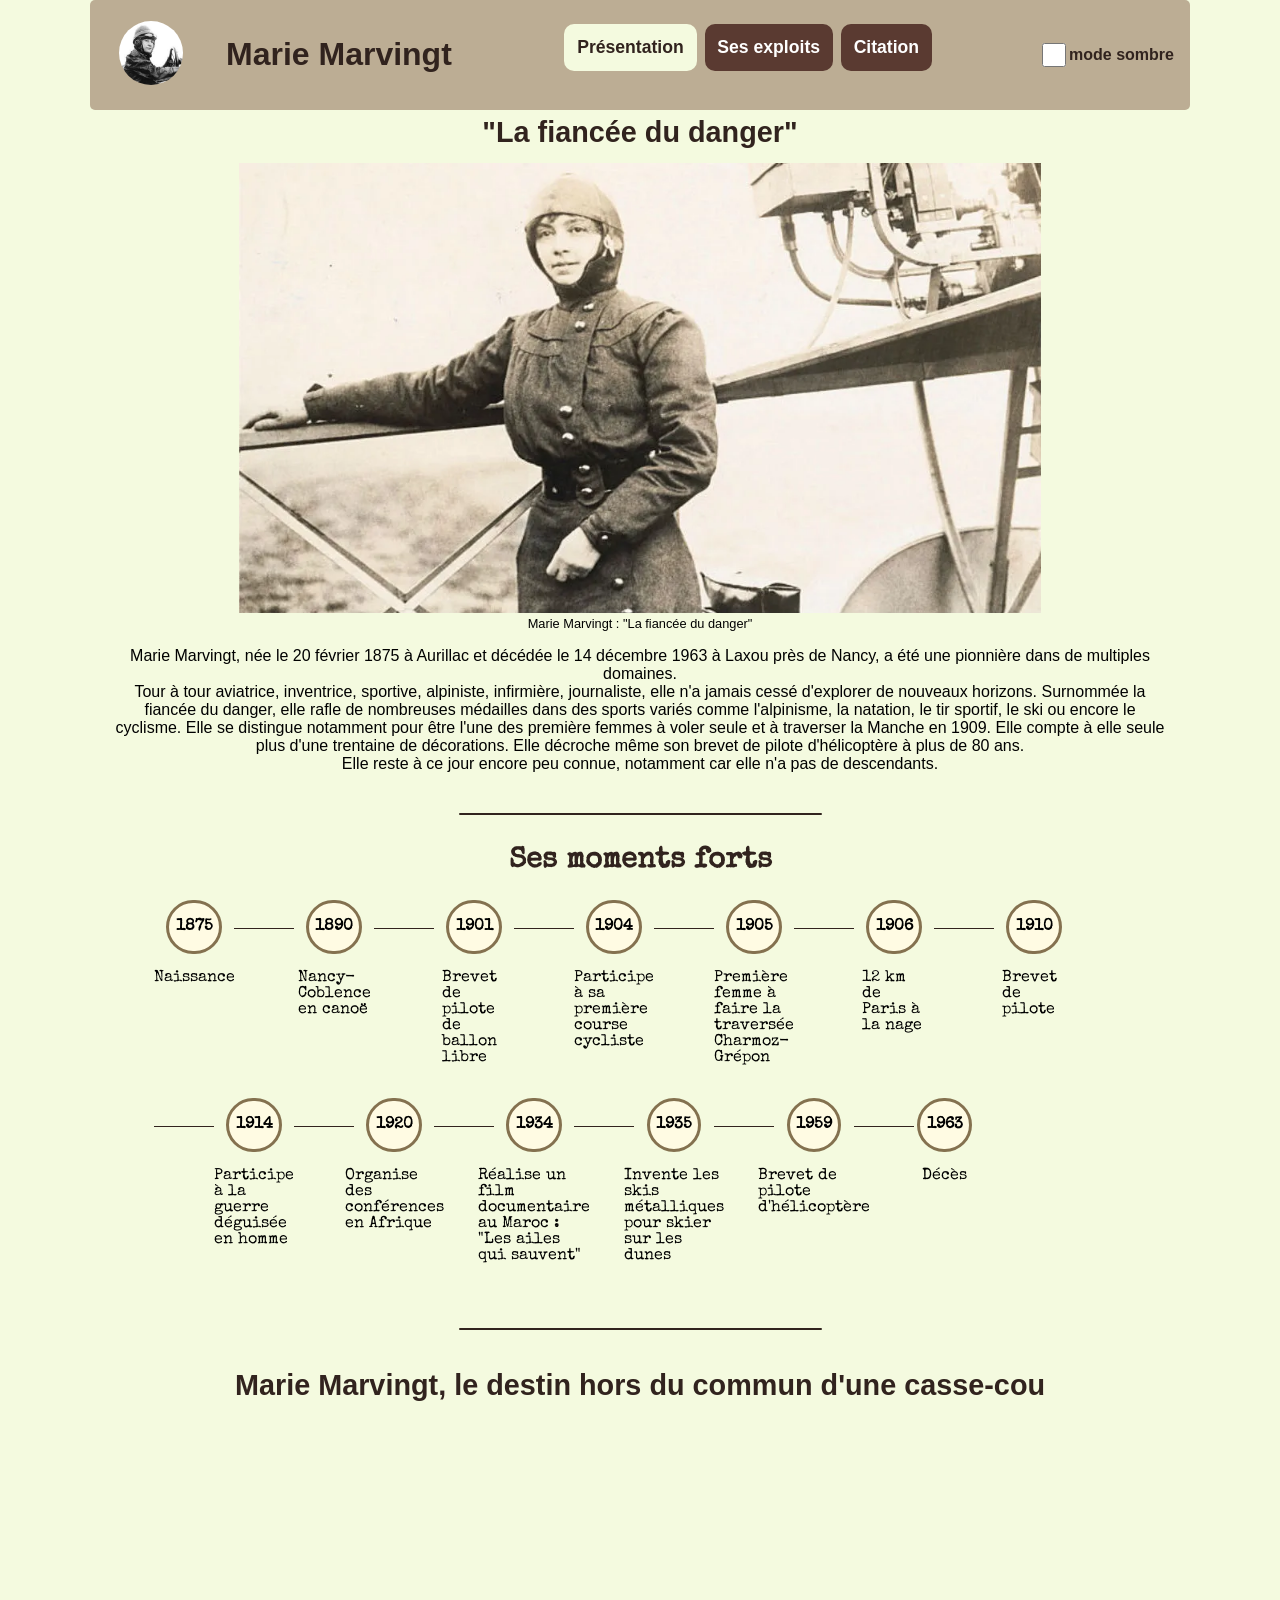
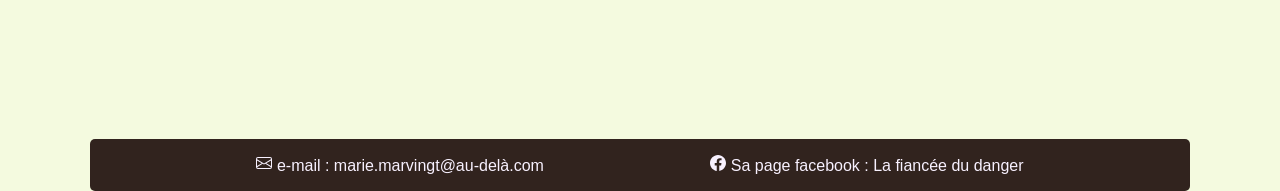
<file: index.html>
<!doctype html>
<html lang="fr">
  <head>
    <meta charset="UTF-8" />
    <meta name="viewport" content="width=device-width, initial-scale=1.0" />
    <link rel="stylesheet" href="style.css" />
    <style>
      @import url("https://fonts.googleapis.com/css2?family=Special+Elite&family=Story+Script&display=swap");
    </style>
    <title>Adapage - Marie Marvingt</title>
  </head>

  <body>
    <header>
      <div class="conteneur-entete">
        <span>
          <img
            src="images\portrait_pilote_marie_marvingt.jpg"
            alt="portrait de Marie Marvingt"
            class="portrait"
          />
        </span>
        <h1>Marie Marvingt</h1>
      </div>
      <nav>
        <ul class="conteneur-menu">
          <li class="btn-menu current">
            <a href="index.html" aria-current="page">Présentation</a>
          </li>
          <li class="btn-menu">
            <a href="cartes.html">Ses exploits</a>
          </li>
          <li class="btn-menu"><a href="citation.html">Citation</a></li>
        </ul>
      </nav>
      <span class="case-mode">
        <input type="checkbox" name="mode" id="mode_sombre" />
        <label for="mode_sombre">mode sombre</label>
      </span>
    </header>

    <main>
      <section id="presentation">
        <h2>"La fiancée du danger"</h2>
        <article class="presentation-article">
          <figure>
            <img
              src="images\présentation_marie_marvingt.webp"
              alt="Marie Marvingt devant son avion : l'Antoinette"
            />
            <figcaption>Marie Marvingt : "La fiancée du danger"</figcaption>
          </figure>
          <p>
            Marie Marvingt, née le 20 février 1875 à Aurillac et décédée le 14
            décembre 1963 à Laxou près de Nancy, a été une pionnière dans de
            multiples domaines.
            <br />
            Tour à tour aviatrice, inventrice, sportive, alpiniste, infirmière,
            journaliste, elle n'a jamais cessé d'explorer de nouveaux horizons.
            Surnommée la fiancée du danger, elle rafle de nombreuses médailles
            dans des sports variés comme l'alpinisme, la natation, le tir
            sportif, le ski ou encore le cyclisme. Elle se distingue notamment
            pour être l'une des première femmes à voler seule et à traverser la
            Manche en 1909. Elle compte à elle seule plus d'une trentaine de
            décorations. Elle décroche même son brevet de pilote d'hélicoptère à
            plus de 80 ans.
            <br />
            Elle reste à ce jour encore peu connue, notamment car elle n'a pas
            de descendants.
          </p>
        </article>
      </section>
      <div class="separateur"></div>
      <section id="frise">
        <h2 class="titre-frise">Ses moments forts</h2>
        <div class="frise">
          <div class="elements-frise">
            <h3 class="date">1875</h3>
            <p class="evenement">Naissance</p>
          </div>
          <span class="lien-frise"></span>
          <div class="elements-frise">
            <h3 class="date">1890</h3>
            <p class="evenement">Nancy-Coblence en canoë</p>
          </div>
          <span class="lien-frise"></span>
          <div class="elements-frise">
            <h3 class="date">1901</h3>
            <p class="evenement">Brevet de pilote de ballon libre</p>
          </div>
          <span class="lien-frise"></span>
          <div class="elements-frise">
            <h3 class="date">1904</h3>
            <p class="evenement">Participe à sa première course cycliste</p>
          </div>
          <span class="lien-frise"></span>
          <div class="elements-frise">
            <h3 class="date">1905</h3>
            <p class="evenement">
              Première femme à faire la traversée Charmoz-Grépon
            </p>
          </div>
          <span class="lien-frise"></span>
          <div class="elements-frise">
            <h3 class="date">1906</h3>
            <p class="evenement">12 km de Paris à la nage</p>
          </div>
          <span class="lien-frise"></span>
          <div class="elements-frise">
            <h3 class="date">1910</h3>
            <p class="evenement">Brevet de pilote</p>
          </div>
          <span class="lien-frise"></span>
          <div class="elements-frise">
            <h3 class="date">1914</h3>
            <p class="evenement">Participe à la guerre déguisée en homme</p>
          </div>
          <span class="lien-frise"></span>
          <div class="elements-frise">
            <h3 class="date">1920</h3>
            <p class="evenement">Organise des conférences en Afrique</p>
          </div>
          <span class="lien-frise"></span>
          <div class="elements-frise">
            <h3 class="date">1934</h3>
            <p class="evenement">
              Réalise un film documentaire au Maroc : "Les ailes qui sauvent"
            </p>
          </div>
          <span class="lien-frise"></span>
          <div class="elements-frise">
            <h3 class="date">1935</h3>
            <p class="evenement">
              Invente les skis métalliques pour skier sur les dunes
            </p>
          </div>
          <span class="lien-frise"></span>
          <div class="elements-frise">
            <h3 class="date">1959</h3>
            <p class="evenement">Brevet de pilote d'hélicoptère</p>
          </div>
          <span class="lien-frise"></span>
          <div class="elements-frise">
            <h3 class="date">1963</h3>
            <p class="evenement">Décès</p>
          </div>
        </div>
      </section>
      <div class="separateur"></div>
      <section class="video">
        <h2>Marie Marvingt, le destin hors du commun d'une casse-cou</h2>
        <iframe
          src="//embed.francetv.fr/bf86da1c5c417bb37e5f67caf3d2e506"
          title="Marie Marvingt, le destin hors du commun d'une casse-cou"
          frameborder="0"
          scrolling="no"
          allowfullscreen
        ></iframe>
      </section>
    </main>

    <footer>
      <p>
        <span aria-hidden="true">
          <svg
            xmlns="http://www.w3.org/2000/svg"
            width="16"
            height="16"
            fill="currentColor"
            class="bi bi-envelope"
            viewBox="0 0 16 16"
          >
            <path
              d="M0 4a2 2 0 0 1 2-2h12a2 2 0 0 1 2 2v8a2 2 0 0 1-2 2H2a2 2 0 0 1-2-2zm2-1a1 1 0 0 0-1 1v.217l7 4.2 7-4.2V4a1 1 0 0 0-1-1zm13 2.383-4.708 2.825L15 11.105zm-.034 6.876-5.64-3.471L8 9.583l-1.326-.795-5.64 3.47A1 1 0 0 0 2 13h12a1 1 0 0 0 .966-.741M1 11.105l4.708-2.897L1 5.383z"
            />
          </svg>
        </span>
        e-mail : marie.marvingt@au-delà.com
      </p>
      <p>
        <span aria-hidden="true">
          <svg
            xmlns="http://www.w3.org/2000/svg"
            width="16"
            height="16"
            fill="currentColor"
            class="bi bi-facebook"
            viewBox="0 0 16 16"
          >
            <path
              d="M16 8.049c0-4.446-3.582-8.05-8-8.05C3.58 0-.002 3.603-.002 8.05c0 4.017 2.926 7.347 6.75 7.951v-5.625h-2.03V8.05H6.75V6.275c0-2.017 1.195-3.131 3.022-3.131.876 0 1.791.157 1.791.157v1.98h-1.009c-.993 0-1.303.621-1.303 1.258v1.51h2.218l-.354 2.326H9.25V16c3.824-.604 6.75-3.934 6.75-7.951"
            />
          </svg>
        </span>
        <a
          class="lien-facebook"
          href="http://facebook-la-fiancée-du-danger"
          target="_blank"
        >
          Sa page facebook : La fiancée du danger</a
        >
      </p>
    </footer>
  </body>
</html>
</file>
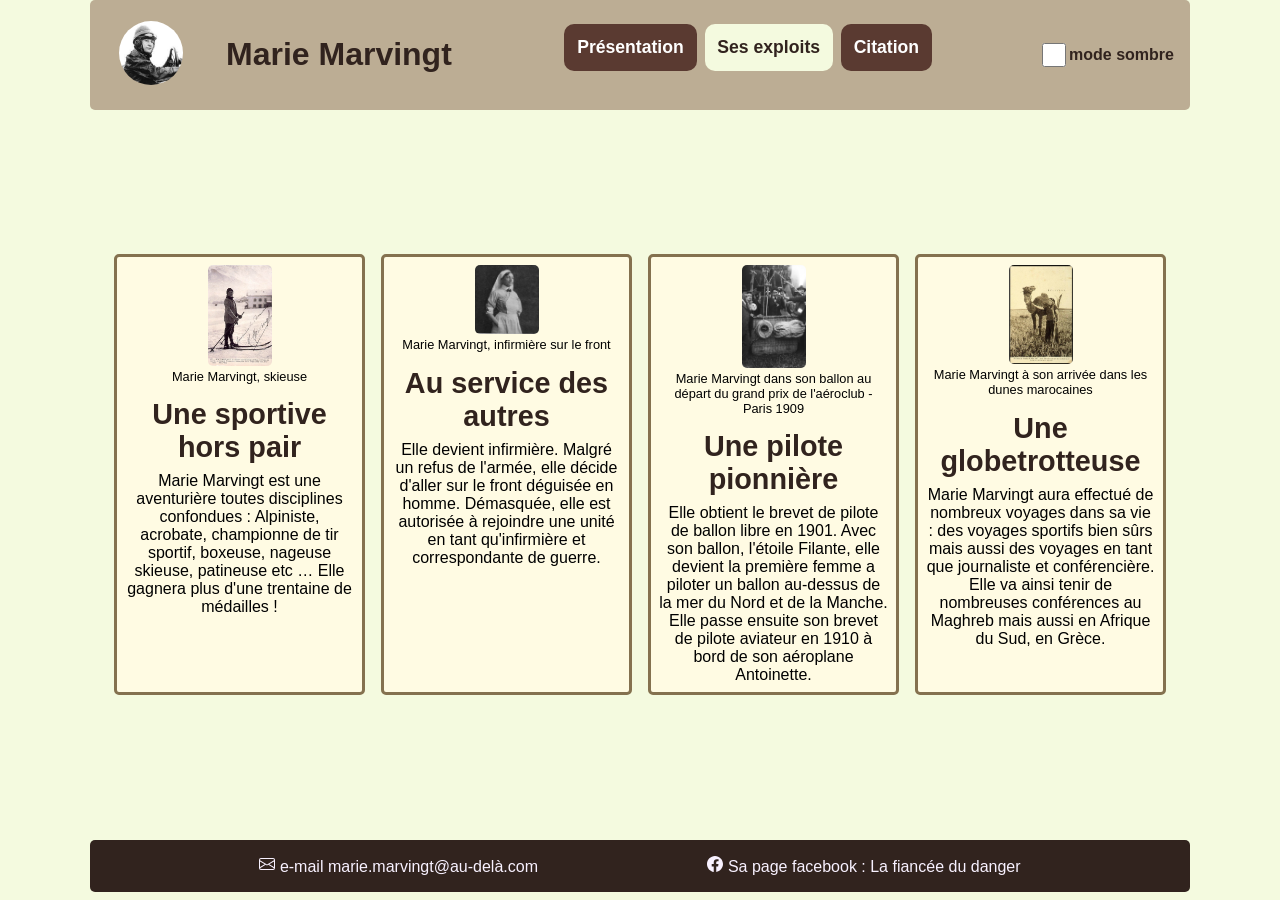
<file: cartes.html>
<!doctype html>
<html lang="fr">
  <head>
    <meta charset="UTF-8" />
    <meta name="viewport" content="width=device-width, initial-scale=1.0" />
    <link rel="stylesheet" href="style.css" />
    <title>Adapage - Marie Marvingt</title>
  </head>

  <body>
    <header>
      <div class="conteneur-entete">
        <span>
          <img
            src="images\portrait_pilote_marie_marvingt.jpg"
            alt="portrait de Marie Marvingt"
            class="portrait"
          />
        </span>
        <h1>Marie Marvingt</h1>
      </div>
      <nav>
        <ul class="conteneur-menu">
          <li class="btn-menu">
            <a href="index.html">Présentation</a>
          </li>
          <li class="btn-menu current">
            <a href="cartes.html" aria-current="page">Ses exploits</a>
          </li>
          <li class="btn-menu"><a href="citation.html">Citation</a></li>
        </ul>
      </nav>
      <span class="case-mode">
        <input type="checkbox" name="mode" id="mode_sombre" />
        <label for="mode_sombre">mode sombre</label>
      </span>
    </header>

    <main class="conteneur-main">
      <section id="cartes">
        <article class="carte">
          <figure>
            <img src="images\ski_marie_marvingt.jpg" alt="" />
            <figcaption>Marie Marvingt, skieuse</figcaption>
          </figure>
          <div>
            <h2 class="titre-carte">Une sportive hors pair</h2>
            <p>
              Marie Marvingt est une aventurière toutes disciplines confondues :
              Alpiniste, acrobate, championne de tir sportif, boxeuse, nageuse
              skieuse, patineuse etc … Elle gagnera plus d'une trentaine de
              médailles !
            </p>
          </div>
        </article>

        <article class="carte">
          <figure>
            <img src="images\infirmière_marie_marvingt.jpg" alt="" />
            <figcaption>Marie Marvingt, infirmière sur le front</figcaption>
          </figure>
          <div>
            <h2 class="titre-carte">Au service des autres</h2>
            <p>
              Elle devient infirmière. Malgré un refus de l'armée, elle décide
              d'aller sur le front déguisée en homme. Démasquée, elle est
              autorisée à rejoindre une unité en tant qu'infirmière et
              correspondante de guerre.
            </p>
          </div>
        </article>

        <article class="carte">
          <figure>
            <img src="images\ballon_marie_marvingt.jpg" alt="" />
            <figcaption>
              Marie Marvingt dans son ballon au départ du grand prix de
              l'aéroclub - Paris 1909
            </figcaption>
          </figure>
          <div>
            <h2 class="titre-carte">Une pilote pionnière</h2>
            <p>
              Elle obtient le brevet de pilote de ballon libre en 1901. Avec son
              ballon, l'étoile Filante, elle devient la première femme a piloter
              un ballon au-dessus de la mer du Nord et de la Manche. Elle passe
              ensuite son brevet de pilote aviateur en 1910 à bord de son
              aéroplane Antoinette.
            </p>
          </div>
        </article>

        <article class="carte">
          <figure>
            <img src="images\dunes_marocaines_marie_marvingt.jpg" alt="" />

            <figcaption>
              Marie Marvingt à son arrivée dans les dunes marocaines
            </figcaption>
          </figure>
          <div>
            <h2 class="titre-carte">Une globetrotteuse</h2>
            <p>
              Marie Marvingt aura effectué de nombreux voyages dans sa vie : des
              voyages sportifs bien sûrs mais aussi des voyages en tant que
              journaliste et conférencière. Elle va ainsi tenir de nombreuses
              conférences au Maghreb mais aussi en Afrique du Sud, en Grèce.
            </p>
          </div>
        </article>
      </section>
    </main>

    <footer>
      <p>
        <span aria-hidden="true">
          <svg
            xmlns="http://www.w3.org/2000/svg"
            width="16"
            height="16"
            fill="currentColor"
            class="bi bi-envelope"
            viewBox="0 0 16 16"
          >
            <path
              d="M0 4a2 2 0 0 1 2-2h12a2 2 0 0 1 2 2v8a2 2 0 0 1-2 2H2a2 2 0 0 1-2-2zm2-1a1 1 0 0 0-1 1v.217l7 4.2 7-4.2V4a1 1 0 0 0-1-1zm13 2.383-4.708 2.825L15 11.105zm-.034 6.876-5.64-3.471L8 9.583l-1.326-.795-5.64 3.47A1 1 0 0 0 2 13h12a1 1 0 0 0 .966-.741M1 11.105l4.708-2.897L1 5.383z"
            />
          </svg>
        </span>
        e-mail marie.marvingt@au-delà.com
      </p>
      <p>
        <span aria-hidden="true">
          <svg
            xmlns="http://www.w3.org/2000/svg"
            width="16"
            height="16"
            fill="currentColor"
            class="bi bi-facebook"
            viewBox="0 0 16 16"
          >
            <path
              d="M16 8.049c0-4.446-3.582-8.05-8-8.05C3.58 0-.002 3.603-.002 8.05c0 4.017 2.926 7.347 6.75 7.951v-5.625h-2.03V8.05H6.75V6.275c0-2.017 1.195-3.131 3.022-3.131.876 0 1.791.157 1.791.157v1.98h-1.009c-.993 0-1.303.621-1.303 1.258v1.51h2.218l-.354 2.326H9.25V16c3.824-.604 6.75-3.934 6.75-7.951"
            />
          </svg>
        </span>
        <a
          class="lien-facebook"
          href="http://facebook-la-fiancée-du-danger"
          target="_blank"
        >
          Sa page facebook : La fiancée du danger</a
        >
      </p>
    </footer>
  </body>
</html>
</file>
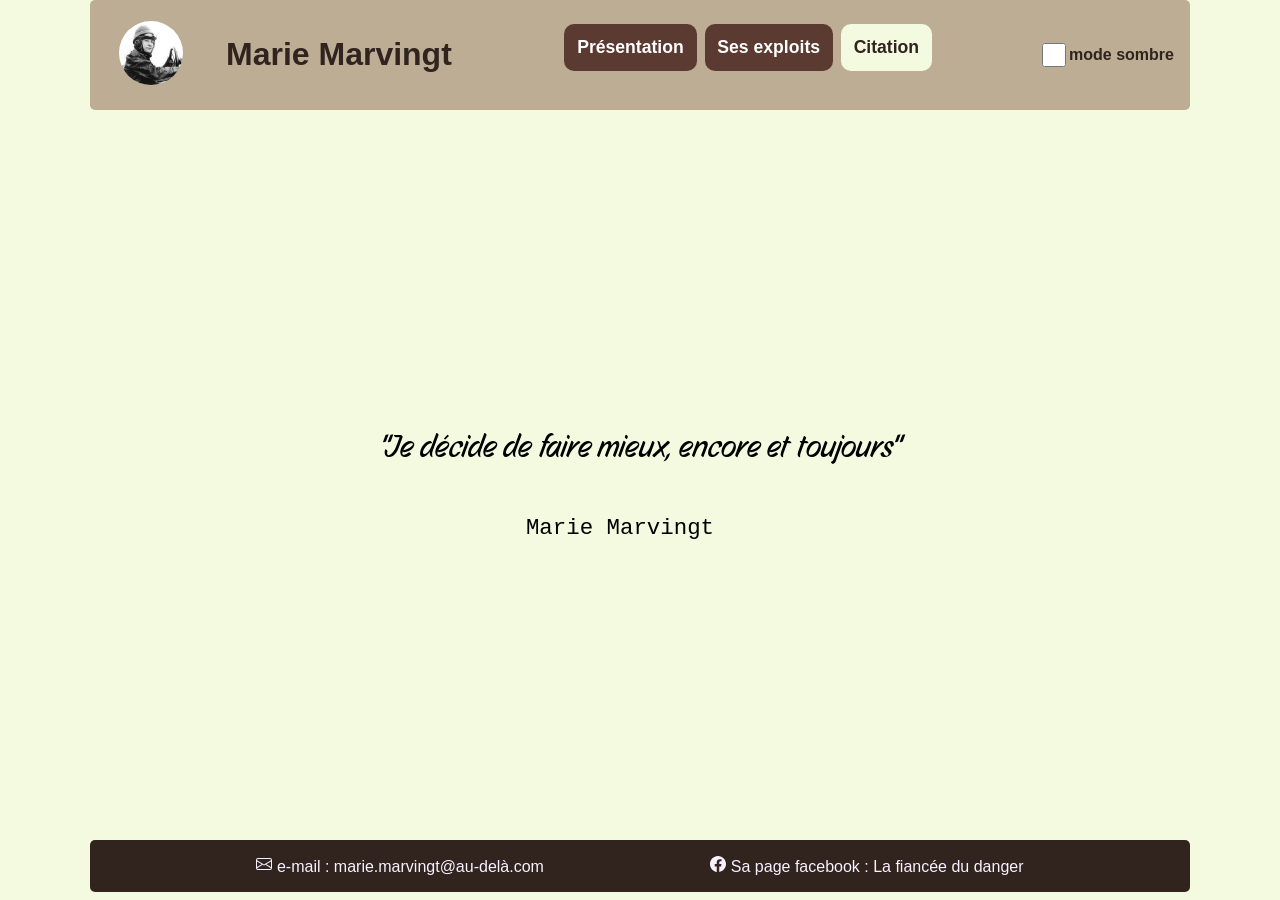
<file: citation.html>
<!doctype html>
<html lang="fr">
  <head>
    <meta charset="UTF-8" />
    <meta name="viewport" content="width=device-width, initial-scale=1.0" />
    <link rel="stylesheet" href="style.css" />
    <link rel="preconnect" href="https://fonts.googleapis.com" />
    <link rel="preconnect" href="https://fonts.gstatic.com" crossorigin />
    <link
      href="https://fonts.googleapis.com/css2?family=Story+Script&display=swap"
      rel="stylesheet"
    />
    <title>Adapage - Marie Marvingt</title>
  </head>

  <body>
    <header>
      <div class="conteneur-entete">
        <span>
          <img
            src="images\portrait_pilote_marie_marvingt.jpg"
            alt="portrait de Marie Marvingt"
            class="portrait"
          />
        </span>
        <h1>Marie Marvingt</h1>
      </div>
      <nav>
        <ul class="conteneur-menu">
          <li class="btn-menu">
            <a href="index.html">Présentation</a>
          </li>
          <li class="btn-menu">
            <a href="cartes.html">Ses exploits</a>
          </li>
          <li class="btn-menu current">
            <a href="citation.html" aria-current="page">Citation</a>
          </li>
        </ul>
      </nav>
      <span class="case-mode">
        <input type="checkbox" name="mode" id="mode_sombre" />
        <label for="mode_sombre">mode sombre</label>
      </span>
    </header>

    <main class="conteneur-main">
      <blockquote class="citation">
        <p>"Je décide de faire mieux, encore et toujours"</p>
      </blockquote>
      <p class="auteur">Marie Marvingt</p>
    </main>

    <footer>
      <p>
        <span aria-hidden="true">
          <svg
            xmlns="http://www.w3.org/2000/svg"
            width="16"
            height="16"
            fill="currentColor"
            class="bi bi-envelope"
            viewBox="0 0 16 16"
          >
            <path
              d="M0 4a2 2 0 0 1 2-2h12a2 2 0 0 1 2 2v8a2 2 0 0 1-2 2H2a2 2 0 0 1-2-2zm2-1a1 1 0 0 0-1 1v.217l7 4.2 7-4.2V4a1 1 0 0 0-1-1zm13 2.383-4.708 2.825L15 11.105zm-.034 6.876-5.64-3.471L8 9.583l-1.326-.795-5.64 3.47A1 1 0 0 0 2 13h12a1 1 0 0 0 .966-.741M1 11.105l4.708-2.897L1 5.383z"
            />
          </svg>
        </span>
        e-mail : marie.marvingt@au-delà.com
      </p>
      <p>
        <span aria-hidden="true">
          <svg
            xmlns="http://www.w3.org/2000/svg"
            width="16"
            height="16"
            fill="currentColor"
            class="bi bi-facebook"
            viewBox="0 0 16 16"
          >
            <path
              d="M16 8.049c0-4.446-3.582-8.05-8-8.05C3.58 0-.002 3.603-.002 8.05c0 4.017 2.926 7.347 6.75 7.951v-5.625h-2.03V8.05H6.75V6.275c0-2.017 1.195-3.131 3.022-3.131.876 0 1.791.157 1.791.157v1.98h-1.009c-.993 0-1.303.621-1.303 1.258v1.51h2.218l-.354 2.326H9.25V16c3.824-.604 6.75-3.934 6.75-7.951"
            />
          </svg>
        </span>
        <a
          class="lien-facebook"
          href="http://facebook-la-fiancée-du-danger"
          target="_blankn"
        >
          Sa page facebook : La fiancée du danger</a
        >
      </p>
    </footer>
  </body>
</html>
</file>
<file: style.css>
/* === style général ===*/
* {
    box-sizing: border-box;
}

/* police citation */
.story-script-regular {
  font-family: "Story Script", sans-serif;
  font-weight: 400;
  font-style: normal;
}

/* police frise */
.special-elite-regular {
  font-family: "Special Elite", system-ui;
  font-weight: 400;
  font-style: normal;
}


body{
    font-family:sans-serif;
    background-color:#F4FADF;
    min-height: 100vh; /*permet de régler l'affichage du body sur toute la hauteur de la fenêtre*/
    margin: 0;
    font-size: 1rem;
}

/*.conteneur-citation{ 
    min-height: calc(100vh - 27rem);
}*/

section{
    margin: 0 1rem;
}

/* === Taille des différents textes (titres et paragraphes) ===*/
h1{
    margin: 0;
    font-size: 2rem;
}

h2{
    font-size: 1.8rem;
}

h3{
    font-size: 1rem;
}

h1, h2{
    color: #31231E;
    margin: 0.4rem;
    text-align: center;
}

img{
    max-width: 100%;
    height: auto;
    object-fit: contain;
}

section{
    margin-left: 1rem;
    margin-right: 1rem;
}

p{
    margin: 0.5rem;
}

/* ==== styles et disposition entête (titre + navbar) === */

header{
    display: flex;
    justify-content: space-around;
    flex-direction: column;
    background-color:#bcad94;
    border-radius: 5px;
    padding: 0.5rem 1rem;
}
.conteneur-entete{
    display: flex;
    align-items: center;
    gap: 1.5rem;
    justify-content: center;
}

.conteneur-menu{
    display: flex;
    flex-direction: column;
    justify-content: stretch;
    gap: 0.5rem;
}


ul{
    list-style: none;
    margin: 1rem 0;
    padding: 0;
    font-size: 1.1rem;
}

.portrait{
    border-radius: 75px;
    height: 4em;
    margin: 0.8rem;
}

#mode_sombre{
    height: 1.5rem;
    width: 1.5rem;
    accent-color: #5A3A31;
}

.case-mode{
    display: flex;
    justify-content: center;
    align-items: center;
    font-weight: bold;
    color:#E3D888;
    background-color: none;
}

.case-mode label{
    color:#31231E;
}


/* === style des boutons du menu === */

.btn-menu{
    border-radius: 10px;
    padding: 0.8rem;
    background-color: #5A3A31;
    color:white;
    font-weight: bold;
    margin: auto;
    width: 75%;
    text-align: center;
}
/* Permet de mettre en couleur l'onglet du menu sur lequel on est actuellement*/
.current{
    background-color: #F4FADF;
    color: #31231E;
    font-weight: bold;
}

a{
    all: unset; /*enlève les réglages par défaut du a*/
    cursor: pointer; /*remet le pointeur car enlevé ligne juste au dessus*/
}

/* === accessibilité : navigation au clavier === */

a:focus-visible{
    outline: 3px solid black;
    outline-offset: 0.5rem;
    border-radius: 3px;
} 

.lien-facebook:focus-visible{
    outline: solid 3px #E3D888;
}

/* === Article de présentation === */
.presentation-article{
    display: flex;
    flex-direction: column;
    justify-content: center;
    text-align: center;
}

.presentation-article img{
    max-height: 50vh;
}

/* === style et disposition frise chronologique === */
.separateur{
    width: 33%;
    height: 2px;
    background-color: #31231E;
    border-radius: 10px;

    margin: 2rem auto;
}
.titre-frise{
    text-align: center;
    font-family: "Special Elite", system-ui;
    margin-bottom: 1.5rem;
}

.frise{
    display: flex;
    flex-direction: column;
    align-items: flex-start;
    margin-left: 3rem ;
    font-family: "Special Elite", system-ui;
}

.elements-frise{
    display: flex;
    flex-direction: row;
    gap: 1rem;
    align-items: center;
}

.lien-frise{
    background-color: #31231E;
    height: 50px;
    width: 0.5px;
    margin-left: 1.7rem;
}

.date{
    border: solid ;
    border-color: #84714F;
    border-radius: 75px;
    padding: 1rem 0.4rem;
    font-size: 1rem;
    margin: 0;
    background-color: #FFFBE3;
    
}

.evenement{
    max-height: min-content;
    margin-top: 0;
}

/* === vidéo === */
.video{
    margin: 1rem auto;
    display: flex;
    flex-direction: column;
    justify-content: center;
    align-items: center;
}

.video iframe{
    width: 375px;
    height: 211px;
}

/* === style des cartes et disposition === */

#cartes{
    display: flex;
    align-items: center;
    gap: 1rem;
    flex-direction: column;
}

.carte{
    display: flex;
    border: solid;
    border-color: #84714F;
    border-radius: 5px;
    align-items: flex-start;
    background-color: #FFFBE3;
}

.carte img{
    max-width: 5em;
    min-height: 5em;
    border-radius: 5px;
}

#cartes:first-child {
    margin-top: 1rem;
}

figure{
    font-size: 0.8rem;
    margin: 0.5rem;
}

/*  === styles page citation === */
.conteneur-main{
    display: flex;
    flex-direction: column;
    justify-content: center;
    align-items: center;
}
.citation{
    font-size: 2rem;
    font-family: "Story Script", sans-serif;
    font-weight: 400;
    text-align: center;
    min-height: max-content;
}
.auteur{
    margin-right: 3rem;
    text-align:right;
    font-family: 'Courier New', Courier, monospace;
    font-size: 1.4rem;
}

/* === styles et disposition du footer === */
footer{
    display: flex;
    flex-direction: column;
    align-items: center;
    margin-top: 1rem;
    margin-left: 0;
    margin-right: 0;
    padding: 0.5rem;
    background-color:#31231E;
    color: #F8F1FF;
    border-radius: 5px;
}

/* === Mode sombre === */
body:has(#mode_sombre:checked){
    background-color: #31231E;
    color:#F4FADF;
}

body:has(#mode_sombre:checked) footer{
    border: solid #E3D888;
}
header:has(#mode_sombre:checked) +main h2{
    color:#F4FADF;
}
header:has(#mode_sombre:checked)+ main .separateur{
    background-color: #F4FADF;
}

header:has(#mode_sombre:checked)+main .date{
    color:#F4FADF;
    background-color: #31231E;
    border-color: #E3D888;
}

header:has(#mode_sombre:checked)+main .lien-frise{
background-color: #E3D888;
}

header:has(#mode_sombre:checked)+main .carte{
    background-color: #31231E;
    border-color: #E3D888;
}

header:has(#mode_sombre:checked){
    background-color: #31231E;
    border: solid #E3D888;
}

header:has(#mode_sombre:checked) h1{
    color:#F4FADF;
}

header:has(#mode_sombre:checked) .btn-menu{
    background-color:#F4FADF;
    color:#31231E;
}

header:has(#mode_sombre:checked) .current{
    text-decoration: underline;
}







/* === adaptation écran moyen style tablette === */
@media screen and (min-width: 768px) {
    header {
        flex-direction: row;
        justify-content:space-between;
    }

    .conteneur-main{
        min-height: calc(100vh - 11.6rem);
        margin: auto 0;
    }

    .conteneur-menu{
        flex-direction: row;
        justify-content: stretch;
    }
    
    .btn-menu{
        min-width: max-content;
    }
    #cartes {
        flex-direction: row;
        flex-wrap: wrap;
        align-items: stretch;
    }

    .carte{
        width: calc((100% - 1rem) / 2);    
    }

    footer {
        flex-direction: row;
        justify-content: space-evenly;
    }

     .frise{
        flex-direction: row;
        flex-wrap: wrap;
        margin: auto 3rem;
    }
    .elements-frise{
        flex-direction: column;
        max-width: 80px;
         margin-bottom: 1.5rem;
    }

    .lien-frise{
        height: 0.5px;
        width: 60px;
        margin-top: 1.7rem;
        margin-left: 0;
    }

    .video iframe{
    width: 560px;
    height: 315px;
}

    
}

/* === adaptation grand écran desktop === */
@media screen and (min-width: 1024px) {
    body {
        max-width: 1100px;
        margin: 0 auto;
    }

    #cartes{
        align-items: stretch;
        justify-content: center;
    }
    .carte{
        flex-direction: column;
        align-items: center;
        text-align: center;
        width: calc((100% - 4rem) / 4);
    }
}
</file>
